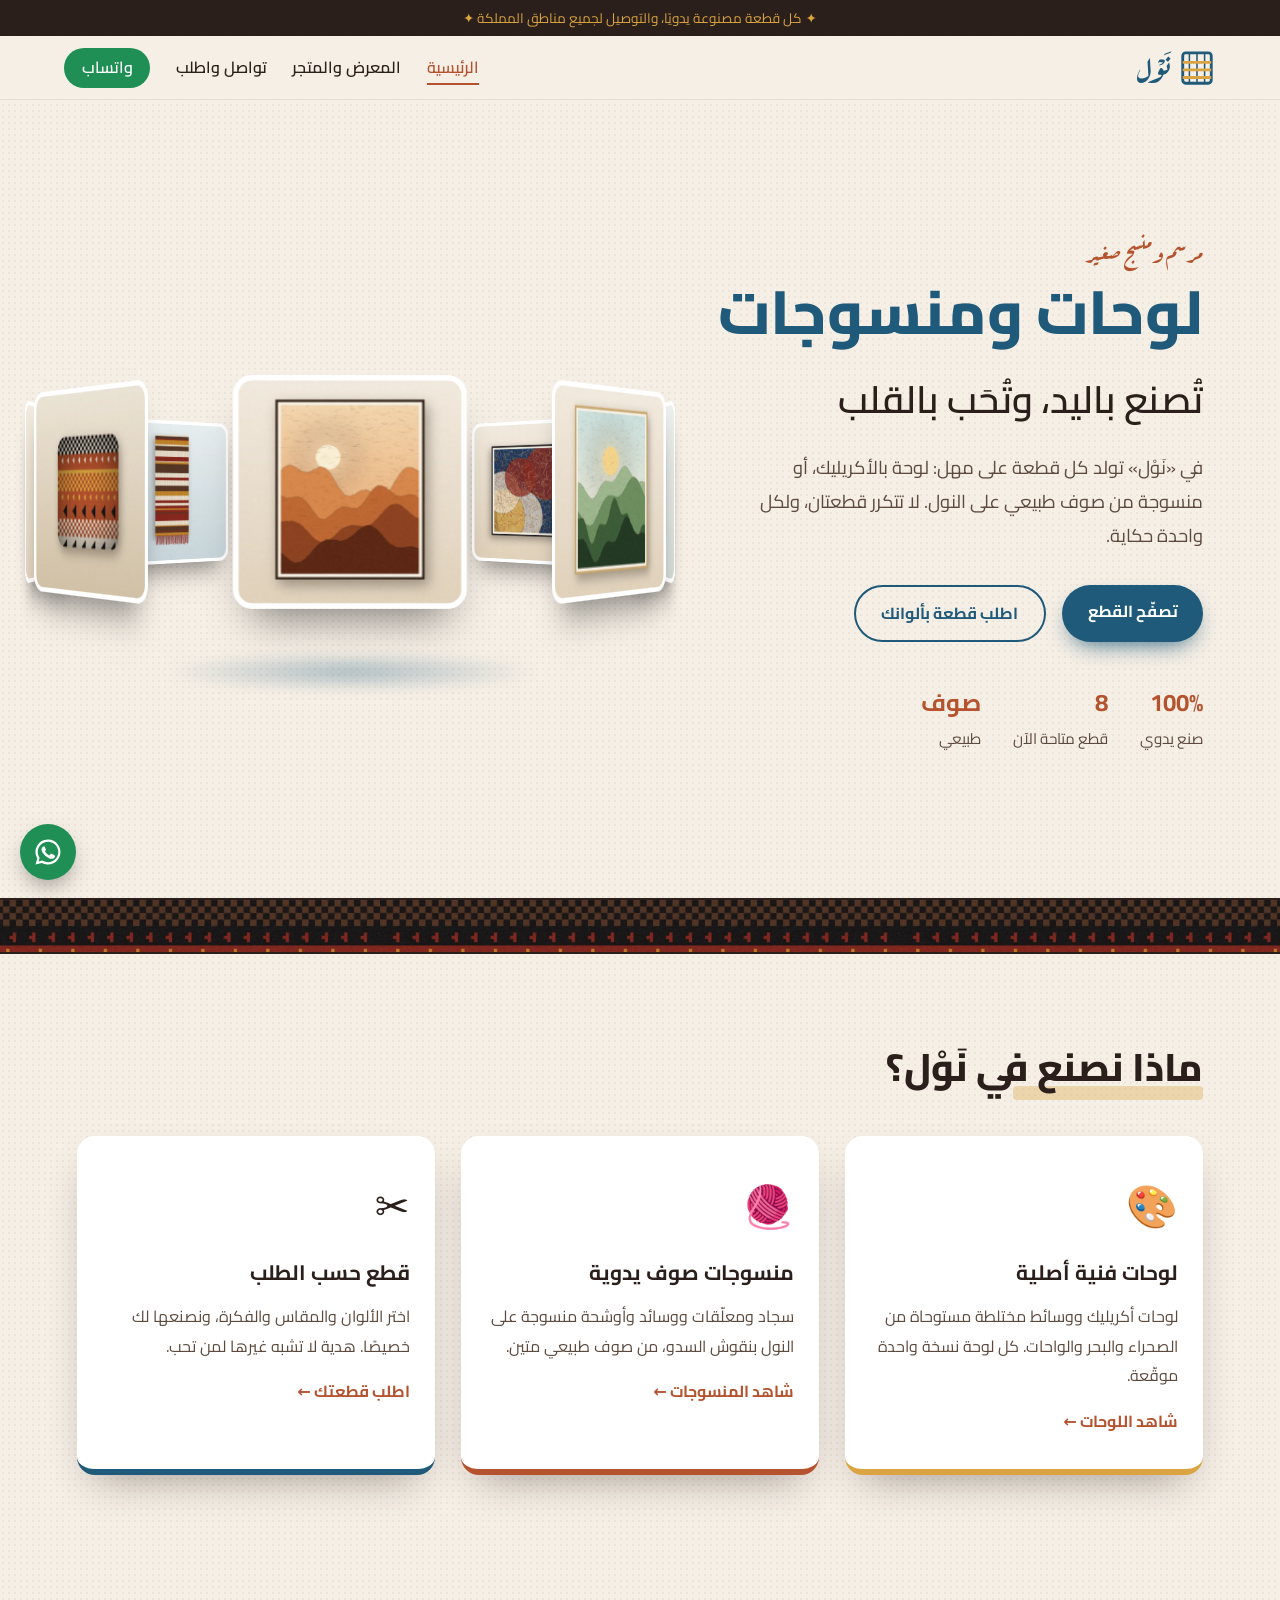
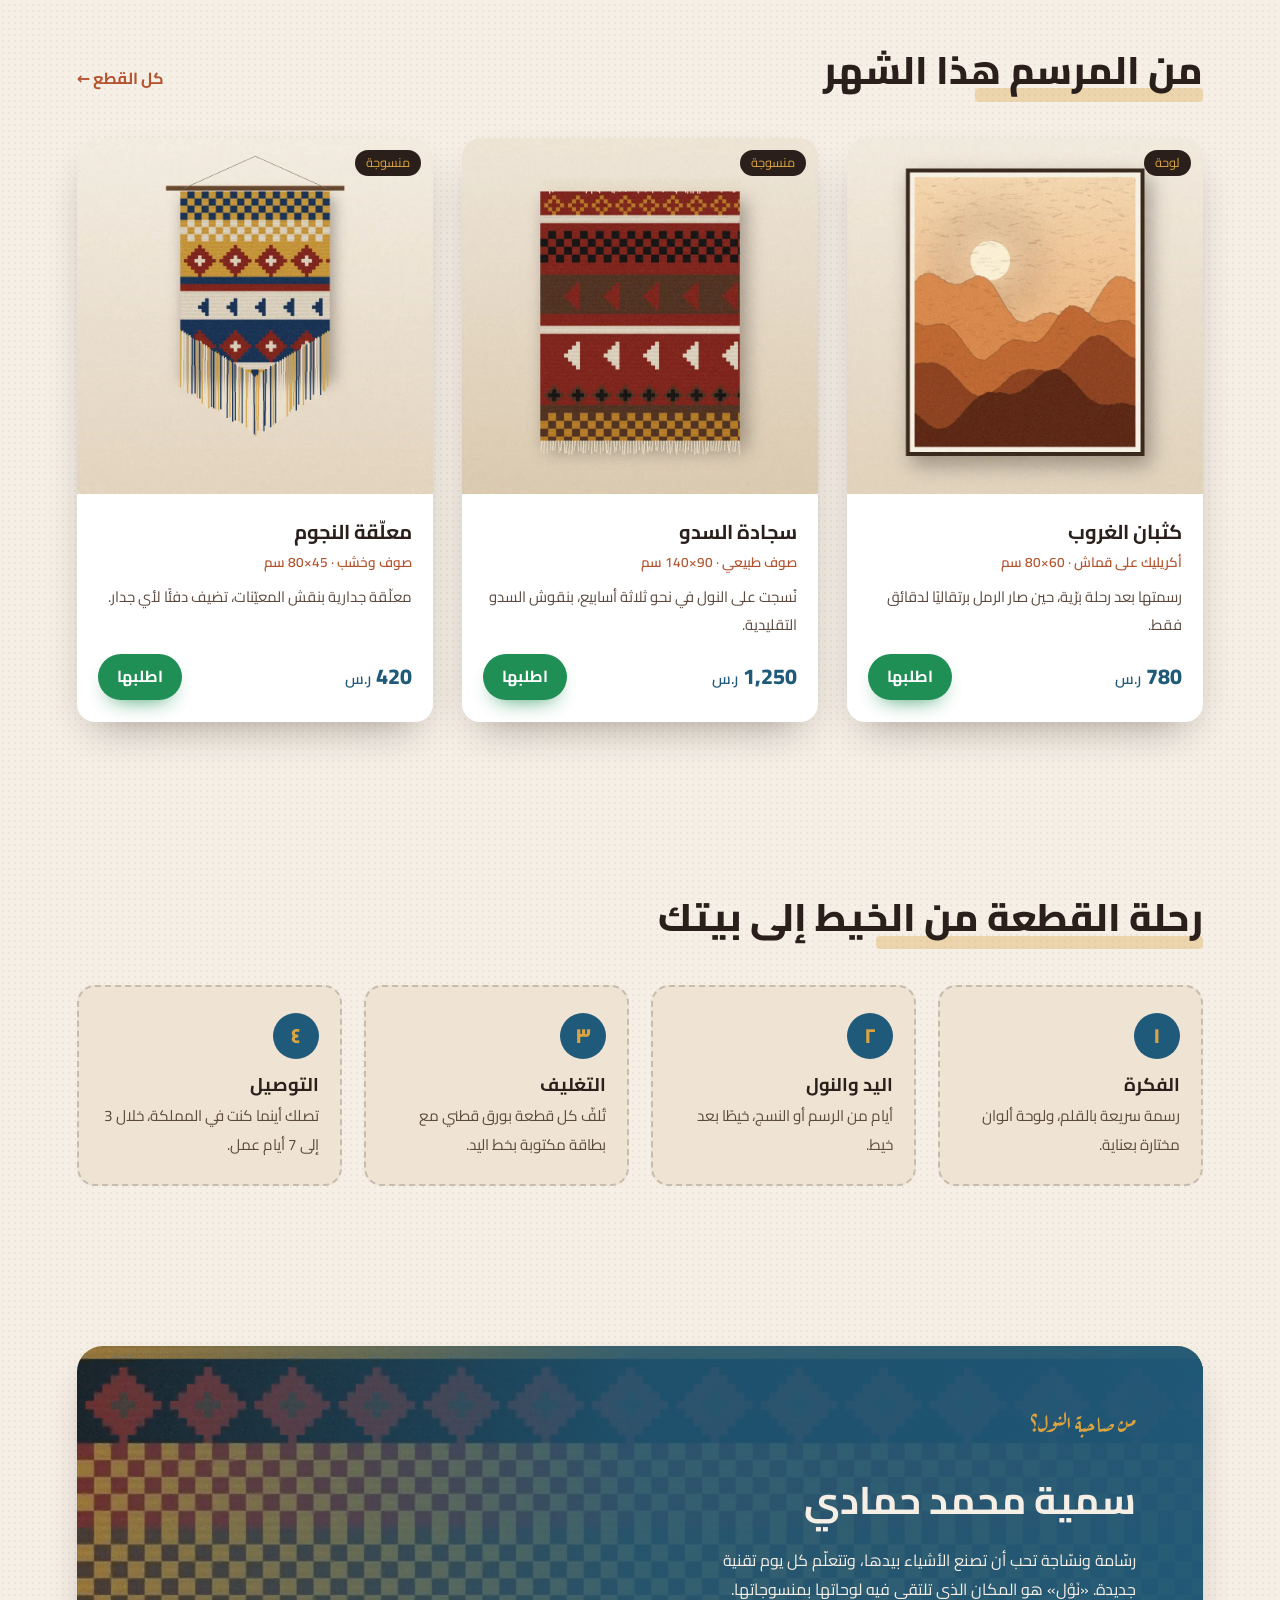
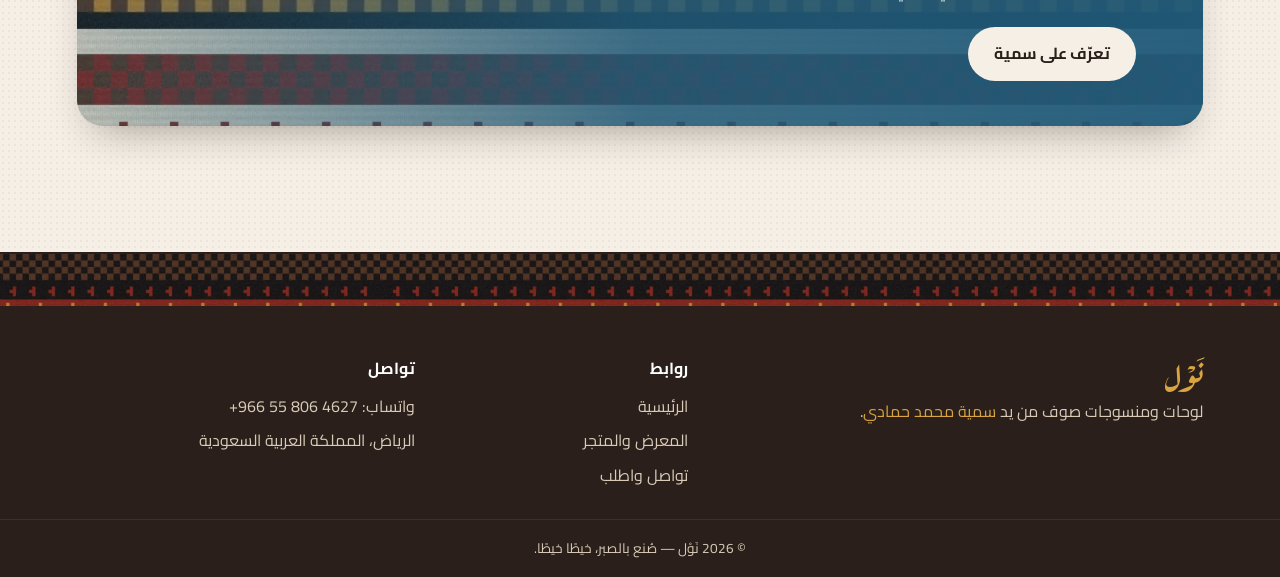
<file: index.html>
<!DOCTYPE html>
<html lang="ar" dir="rtl">
<head>
  <meta charset="UTF-8">
  <meta name="viewport" content="width=device-width, initial-scale=1.0">
  <title>نَوْل — لوحات ومنسوجات صوف يدوية</title>
  <meta name="description" content="لوحات فنية ومنسوجات صوف تُصنع يدويًا بنقوش السدو، والطلب عبر واتساب.">
  <meta name="theme-color" content="#1f5a7a">
  <link rel="preconnect" href="https://fonts.googleapis.com">
  <link rel="preconnect" href="https://fonts.gstatic.com" crossorigin>
  <link href="https://fonts.googleapis.com/css2?family=Aref+Ruqaa:wght@400;700&family=Cairo:wght@400;600;800&display=swap" rel="stylesheet">
  <link rel="stylesheet" href="style.css">
</head>
<body class="page-home">

  <div class="topbar">✦ كل قطعة مصنوعة يدويًا، والتوصيل لجميع مناطق المملكة ✦</div>
  <header class="site-header">
    <a href="index.html" class="logo" aria-label="نَوْل — الرئيسية">
      <svg viewBox="0 0 40 40" aria-hidden="true"><rect x="5" y="4" width="30" height="32" rx="3" fill="none" stroke="currentColor" stroke-width="3"/><path d="M12 4v32M20 4v32M28 4v32" stroke="currentColor" stroke-width="1.6"/><path d="M5 14h30M5 22h30M5 30h30" stroke="#d9a441" stroke-width="3"/></svg>
      <span>نَوْل</span>
    </a>
    <button class="menu-btn" aria-label="القائمة" aria-expanded="false">☰</button>
    <nav class="nav">
      <a href="index.html" aria-current="page">الرئيسية</a>
      <a href="products.html">المعرض والمتجر</a>
      <a href="contact.html">تواصل واطلب</a>
      <a class="nav-wa" href="https://wa.me/966558064627" target="_blank" rel="noopener">واتساب</a>
    </nav>
  </header>

  <main>
    <section class="hero">
      <div class="hero-text reveal">
        <p class="kicker">مرسم ومنسج صغير</p>
        <h1>لوحات ومنسوجات<br><span>تُصنع باليد، وتُحَب بالقلب</span></h1>
        <p class="lead">في «نَوْل» تولد كل قطعة على مهل: لوحة بالأكريليك، أو منسوجة من صوف طبيعي على النول. لا تتكرر قطعتان، ولكل واحدة حكاية.</p>
        <div class="hero-actions">
          <a class="btn btn-primary" href="products.html">تصفّح القطع</a>
          <a class="btn btn-ghost" href="contact.html">اطلب قطعة بألوانك</a>
        </div>
        <ul class="hero-facts">
          <li><strong>100%</strong> صنع يدوي</li>
          <li><strong>8</strong> قطع متاحة الآن</li>
          <li><strong>صوف</strong> طبيعي</li>
        </ul>
      </div>
      <div class="carousel-scene reveal" aria-label="عرض دوّار ثلاثي الأبعاد لقطع نَوْل">
        <div class="ring"><figure class="ring-item" style="--i:0"><img src="assets/images/painting-dunes.webp" alt="" width="900" height="900"></figure><figure class="ring-item" style="--i:1"><img src="assets/images/painting-oasis.webp" alt="" width="900" height="900"></figure><figure class="ring-item" style="--i:2"><img src="assets/images/painting-sea.webp" alt="" width="900" height="900"></figure><figure class="ring-item" style="--i:3"><img src="assets/images/painting-abstract.webp" alt="" width="900" height="900"></figure><figure class="ring-item" style="--i:4"><img src="assets/images/rug-sadu.webp" alt="" width="900" height="900"></figure><figure class="ring-item" style="--i:5"><img src="assets/images/scarf-wool.webp" alt="" width="900" height="900"></figure><figure class="ring-item" style="--i:6"><img src="assets/images/wall-hanging.webp" alt="" width="900" height="900"></figure><figure class="ring-item" style="--i:7"><img src="assets/images/cushion-sadu.webp" alt="" width="900" height="900"></figure></div>
        <div class="ring-floor" aria-hidden="true"></div>
      </div>
    </section>

    <div class="sadu-band" role="presentation"></div>

    <section class="section services">
      <h2 class="section-title reveal">ماذا نصنع في نَوْل؟</h2>
      <div class="service-grid">
        <article class="service reveal" data-tilt>
          <div class="service-ico">🎨</div>
          <h3>لوحات فنية أصلية</h3>
          <p>لوحات أكريليك ووسائط مختلطة مستوحاة من الصحراء والبحر والواحات. كل لوحة نسخة واحدة موقّعة.</p>
          <a href="products.html#paintings">شاهد اللوحات ←</a>
        </article>
        <article class="service reveal" data-tilt>
          <div class="service-ico">🧶</div>
          <h3>منسوجات صوف يدوية</h3>
          <p>سجاد ومعلّقات ووسائد وأوشحة منسوجة على النول بنقوش السدو، من صوف طبيعي متين.</p>
          <a href="products.html#textiles">شاهد المنسوجات ←</a>
        </article>
        <article class="service reveal" data-tilt>
          <div class="service-ico">✂️</div>
          <h3>قطع حسب الطلب</h3>
          <p>اختر الألوان والمقاس والفكرة، ونصنعها لك خصيصًا. هدية لا تشبه غيرها لمن تحب.</p>
          <a href="contact.html">اطلب قطعتك ←</a>
        </article>
      </div>
    </section>

    <section class="section featured">
      <div class="featured-head">
        <h2 class="section-title reveal">من المرسم هذا الشهر</h2>
        <a class="link-more reveal" href="products.html">كل القطع ←</a>
      </div>
      <div class="product-grid">
        <article class="product reveal" data-cat="painting" data-tilt>
          <div class="product-img"><img src="assets/images/painting-dunes.webp" alt="كثبان الغروب — لوحة يدوية" width="900" height="900" loading="lazy"><span class="tag">لوحة</span></div>
          <div class="product-body">
            <h3>كثبان الغروب</h3>
            <p class="size">أكريليك على قماش · 60×80 سم</p>
            <p class="story">رسمتها بعد رحلة برّية، حين صار الرمل برتقاليًا لدقائق فقط.</p>
            <div class="buy">
              <span class="price">780 <small>ر.س</small></span>
              <a class="btn btn-wa order" data-product="كثبان الغروب" data-price="780" href="https://wa.me/966558064627" target="_blank" rel="noopener">اطلبها</a>
            </div>
          </div>
        </article>
        <article class="product reveal" data-cat="textile" data-tilt>
          <div class="product-img"><img src="assets/images/rug-sadu.webp" alt="سجادة السدو — منسوجة يدوية" width="900" height="900" loading="lazy"><span class="tag">منسوجة</span></div>
          <div class="product-body">
            <h3>سجادة السدو</h3>
            <p class="size">صوف طبيعي · 90×140 سم</p>
            <p class="story">نُسجت على النول في نحو ثلاثة أسابيع، بنقوش السدو التقليدية.</p>
            <div class="buy">
              <span class="price">1,250 <small>ر.س</small></span>
              <a class="btn btn-wa order" data-product="سجادة السدو" data-price="1250" href="https://wa.me/966558064627" target="_blank" rel="noopener">اطلبها</a>
            </div>
          </div>
        </article>
        <article class="product reveal" data-cat="textile" data-tilt>
          <div class="product-img"><img src="assets/images/wall-hanging.webp" alt="معلّقة النجوم — منسوجة يدوية" width="900" height="900" loading="lazy"><span class="tag">منسوجة</span></div>
          <div class="product-body">
            <h3>معلّقة النجوم</h3>
            <p class="size">صوف وخشب · 45×80 سم</p>
            <p class="story">معلّقة جدارية بنقش المعيّنات، تضيف دفئًا لأي جدار.</p>
            <div class="buy">
              <span class="price">420 <small>ر.س</small></span>
              <a class="btn btn-wa order" data-product="معلّقة النجوم" data-price="420" href="https://wa.me/966558064627" target="_blank" rel="noopener">اطلبها</a>
            </div>
          </div>
        </article>
      </div>
    </section>

    <section class="section process">
      <h2 class="section-title reveal">رحلة القطعة من الخيط إلى بيتك</h2>
      <ol class="steps">
        <li class="reveal"><span class="step-n">١</span><h3>الفكرة</h3><p>رسمة سريعة بالقلم، ولوحة ألوان مختارة بعناية.</p></li>
        <li class="reveal"><span class="step-n">٢</span><h3>اليد والنول</h3><p>أيام من الرسم أو النسج، خيطًا بعد خيط.</p></li>
        <li class="reveal"><span class="step-n">٣</span><h3>التغليف</h3><p>تُلفّ كل قطعة بورق قطني مع بطاقة مكتوبة بخط اليد.</p></li>
        <li class="reveal"><span class="step-n">٤</span><h3>التوصيل</h3><p>تصلك أينما كنت في المملكة، خلال 3 إلى 7 أيام عمل.</p></li>
      </ol>
    </section>

    <section class="section maker">
      <div class="maker-card reveal" data-tilt>
        <img src="assets/images/workshop.webp" alt="" width="1600" height="600">
        <div class="maker-text">
          <p class="kicker">من صاحبة النول؟</p>
          <h2>سمية محمد حمادي</h2>
          <p>رسّامة ونسّاجة تحب أن تصنع الأشياء بيدها، وتتعلّم كل يوم تقنية جديدة. «نَوْل» هو المكان الذي تلتقي فيه لوحاتها بمنسوجاتها.</p>
          <a class="btn btn-light" href="https://sumaya-hammadi.pages.dev" target="_blank" rel="noopener">تعرّف على سمية</a>
        </div>
      </div>
    </section>
  </main>

  <footer class="site-footer">
    <div class="sadu-band" role="presentation"></div>
    <div class="footer-grid">
      <div>
        <p class="footer-logo">نَوْل</p>
        <p>لوحات ومنسوجات صوف من يد <a href="https://sumaya-hammadi.pages.dev" target="_blank" rel="noopener">سمية محمد حمادي</a>.</p>
      </div>
      <div>
        <p class="footer-h">روابط</p>
        <a href="index.html">الرئيسية</a>
        <a href="products.html">المعرض والمتجر</a>
        <a href="contact.html">تواصل واطلب</a>
      </div>
      <div>
        <p class="footer-h">تواصل</p>
        <a href="https://wa.me/966558064627" target="_blank" rel="noopener">واتساب: <span dir="ltr">+966 55 806 4627</span></a>
        <span>الرياض، المملكة العربية السعودية</span>
      </div>
    </div>
    <p class="copy">© <span id="year">2026</span> نَوْل — صُنع بالصبر، خيطًا خيطًا.</p>
  </footer>

  <a class="wa-float" href="https://wa.me/966558064627" target="_blank" rel="noopener" aria-label="راسلنا على واتساب">
    <svg viewBox="0 0 24 24" aria-hidden="true"><path fill="currentColor" d="M12 2a10 10 0 0 0-8.6 15.1L2 22l5-1.3A10 10 0 1 0 12 2Zm0 18.2a8.2 8.2 0 0 1-4.2-1.2l-.3-.2-3 .8.8-2.9-.2-.3A8.2 8.2 0 1 1 12 20.2Zm4.5-6.1c-.2-.1-1.5-.7-1.7-.8s-.4-.1-.6.1-.7.8-.8 1-.3.2-.5.1a6.7 6.7 0 0 1-3.3-2.9c-.2-.4.2-.4.7-1.3a.5.5 0 0 0 0-.4l-.8-1.9c-.2-.5-.4-.4-.6-.4h-.5a1 1 0 0 0-.7.3 3 3 0 0 0-.9 2.2 5.2 5.2 0 0 0 1.1 2.7 11.8 11.8 0 0 0 4.5 4c1.7.7 2.3.8 3.2.6a2.7 2.7 0 0 0 1.8-1.3 2.2 2.2 0 0 0 .2-1.3c-.1-.1-.3-.2-.6-.3Z"/></svg>
  </a>

  <script src="script.js"></script>
</body>
</html>
</file>
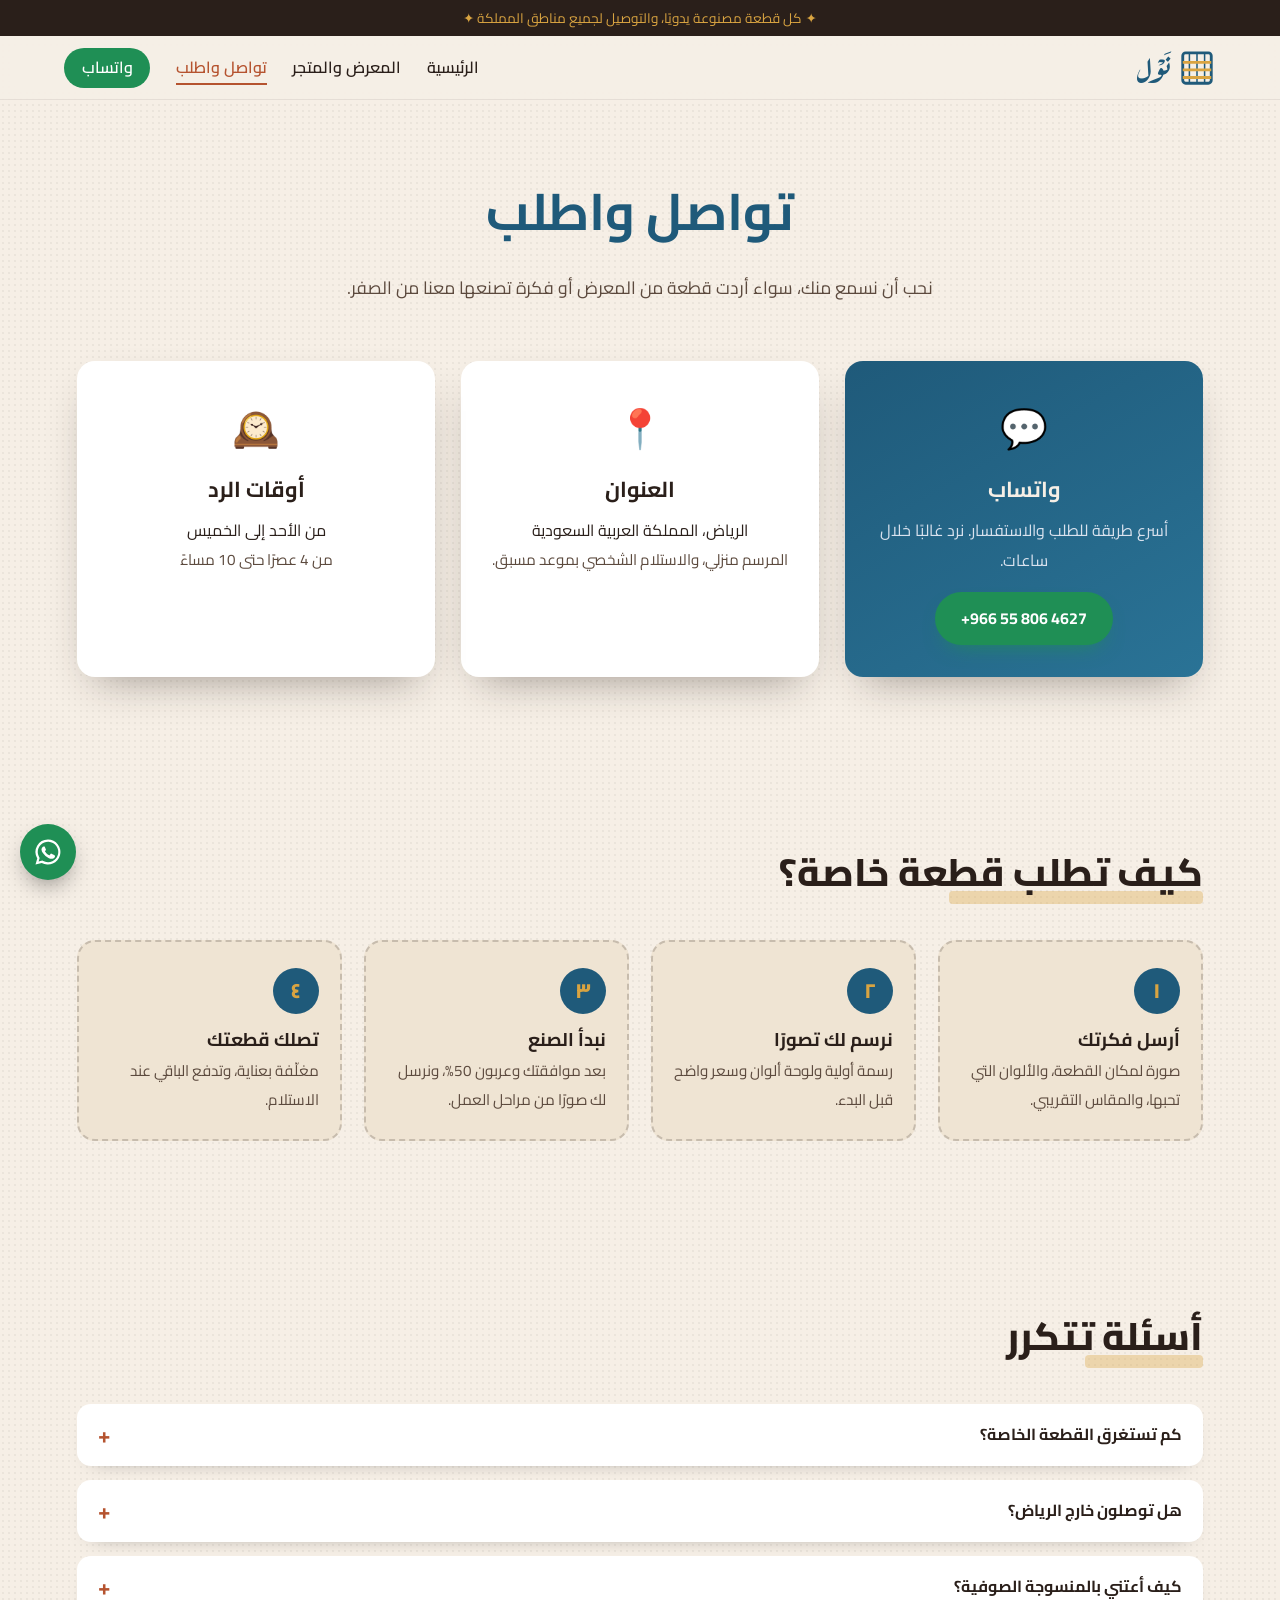
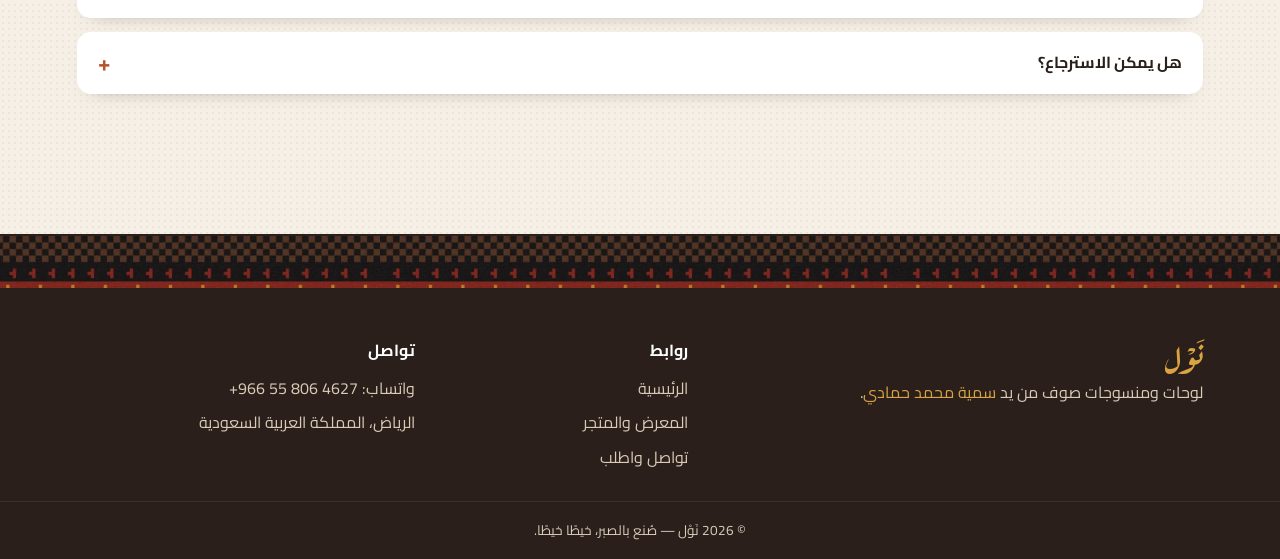
<file: contact.html>
<!DOCTYPE html>
<html lang="ar" dir="rtl">
<head>
  <meta charset="UTF-8">
  <meta name="viewport" content="width=device-width, initial-scale=1.0">
  <title>تواصل واطلب — نَوْل</title>
  <meta name="description" content="تواصل مع نَوْل عبر واتساب لطلب لوحة أو منسوجة يدوية.">
  <meta name="theme-color" content="#1f5a7a">
  <link rel="preconnect" href="https://fonts.googleapis.com">
  <link rel="preconnect" href="https://fonts.gstatic.com" crossorigin>
  <link href="https://fonts.googleapis.com/css2?family=Aref+Ruqaa:wght@400;700&family=Cairo:wght@400;600;800&display=swap" rel="stylesheet">
  <link rel="stylesheet" href="style.css">
</head>
<body class="page-contact">

  <div class="topbar">✦ كل قطعة مصنوعة يدويًا، والتوصيل لجميع مناطق المملكة ✦</div>
  <header class="site-header">
    <a href="index.html" class="logo" aria-label="نَوْل — الرئيسية">
      <svg viewBox="0 0 40 40" aria-hidden="true"><rect x="5" y="4" width="30" height="32" rx="3" fill="none" stroke="currentColor" stroke-width="3"/><path d="M12 4v32M20 4v32M28 4v32" stroke="currentColor" stroke-width="1.6"/><path d="M5 14h30M5 22h30M5 30h30" stroke="#d9a441" stroke-width="3"/></svg>
      <span>نَوْل</span>
    </a>
    <button class="menu-btn" aria-label="القائمة" aria-expanded="false">☰</button>
    <nav class="nav">
      <a href="index.html">الرئيسية</a>
      <a href="products.html">المعرض والمتجر</a>
      <a href="contact.html" aria-current="page">تواصل واطلب</a>
      <a class="nav-wa" href="https://wa.me/966558064627" target="_blank" rel="noopener">واتساب</a>
    </nav>
  </header>

  <main>
    <section class="page-hero">
      <h1 class="reveal">تواصل واطلب</h1>
      <p class="reveal">نحب أن نسمع منك، سواء أردت قطعة من المعرض أو فكرة تصنعها معنا من الصفر.</p>
    </section>

    <section class="section contact-grid">
      <div class="contact-card wa reveal" data-tilt>
        <div class="c-ico">💬</div>
        <h2>واتساب</h2>
        <p>أسرع طريقة للطلب والاستفسار. نرد غالبًا خلال ساعات.</p>
        <a class="btn btn-wa" href="https://wa.me/966558064627?text=%D8%A7%D9%84%D8%B3%D9%84%D8%A7%D9%85%20%D8%B9%D9%84%D9%8A%D9%83%D9%85%D8%8C%20%D8%A3%D8%B1%D9%8A%D8%AF%20%D8%A7%D9%84%D8%A7%D8%B3%D8%AA%D9%81%D8%B3%D8%A7%D8%B1%20%D8%B9%D9%86%20%D9%82%D8%B7%D8%B9%20%D9%86%D9%8E%D9%88%D9%92%D9%84" target="_blank" rel="noopener"><span dir="ltr">+966 55 806 4627</span></a>
      </div>
      <div class="contact-card reveal" data-tilt>
        <div class="c-ico">📍</div>
        <h2>العنوان</h2>
        <p>الرياض، المملكة العربية السعودية</p>
        <p class="muted">المرسم منزلي، والاستلام الشخصي بموعد مسبق.</p>
      </div>
      <div class="contact-card reveal" data-tilt>
        <div class="c-ico">🕰️</div>
        <h2>أوقات الرد</h2>
        <p>من الأحد إلى الخميس</p>
        <p class="muted">من 4 عصرًا حتى 10 مساءً</p>
      </div>
    </section>

    <section class="section order-how">
      <h2 class="section-title reveal">كيف تطلب قطعة خاصة؟</h2>
      <ol class="steps">
        <li class="reveal"><span class="step-n">١</span><h3>أرسل فكرتك</h3><p>صورة لمكان القطعة، والألوان التي تحبها، والمقاس التقريبي.</p></li>
        <li class="reveal"><span class="step-n">٢</span><h3>نرسم لك تصورًا</h3><p>رسمة أولية ولوحة ألوان وسعر واضح قبل البدء.</p></li>
        <li class="reveal"><span class="step-n">٣</span><h3>نبدأ الصنع</h3><p>بعد موافقتك وعربون 50%، ونرسل لك صورًا من مراحل العمل.</p></li>
        <li class="reveal"><span class="step-n">٤</span><h3>تصلك قطعتك</h3><p>مغلّفة بعناية، وتدفع الباقي عند الاستلام.</p></li>
      </ol>
    </section>

    <section class="section faq">
      <h2 class="section-title reveal">أسئلة تتكرر</h2>
      <details class="reveal"><summary>كم تستغرق القطعة الخاصة؟</summary><p>اللوحة من أسبوع إلى أسبوعين، والمنسوجة من أسبوعين إلى أربعة حسب المقاس.</p></details>
      <details class="reveal"><summary>هل توصلون خارج الرياض؟</summary><p>نعم، لجميع مناطق المملكة عبر شركات الشحن، خلال 3 إلى 7 أيام عمل.</p></details>
      <details class="reveal"><summary>كيف أعتني بالمنسوجة الصوفية؟</summary><p>انفضها برفق، ونظّفها بالتنظيف الجاف فقط، وأبعدها عن الشمس المباشرة طويلًا حتى تحافظ على ألوانها.</p></details>
      <details class="reveal"><summary>هل يمكن الاسترجاع؟</summary><p>القطع الجاهزة تُسترجع خلال 3 أيام من الاستلام إن كانت بحالتها. أما القطع الخاصة فلا تُسترجع لأنها صُنعت لك وحدك.</p></details>
    </section>
  </main>

  <footer class="site-footer">
    <div class="sadu-band" role="presentation"></div>
    <div class="footer-grid">
      <div>
        <p class="footer-logo">نَوْل</p>
        <p>لوحات ومنسوجات صوف من يد <a href="https://sumaya-hammadi.pages.dev" target="_blank" rel="noopener">سمية محمد حمادي</a>.</p>
      </div>
      <div>
        <p class="footer-h">روابط</p>
        <a href="index.html">الرئيسية</a>
        <a href="products.html">المعرض والمتجر</a>
        <a href="contact.html">تواصل واطلب</a>
      </div>
      <div>
        <p class="footer-h">تواصل</p>
        <a href="https://wa.me/966558064627" target="_blank" rel="noopener">واتساب: <span dir="ltr">+966 55 806 4627</span></a>
        <span>الرياض، المملكة العربية السعودية</span>
      </div>
    </div>
    <p class="copy">© <span id="year">2026</span> نَوْل — صُنع بالصبر، خيطًا خيطًا.</p>
  </footer>

  <a class="wa-float" href="https://wa.me/966558064627" target="_blank" rel="noopener" aria-label="راسلنا على واتساب">
    <svg viewBox="0 0 24 24" aria-hidden="true"><path fill="currentColor" d="M12 2a10 10 0 0 0-8.6 15.1L2 22l5-1.3A10 10 0 1 0 12 2Zm0 18.2a8.2 8.2 0 0 1-4.2-1.2l-.3-.2-3 .8.8-2.9-.2-.3A8.2 8.2 0 1 1 12 20.2Zm4.5-6.1c-.2-.1-1.5-.7-1.7-.8s-.4-.1-.6.1-.7.8-.8 1-.3.2-.5.1a6.7 6.7 0 0 1-3.3-2.9c-.2-.4.2-.4.7-1.3a.5.5 0 0 0 0-.4l-.8-1.9c-.2-.5-.4-.4-.6-.4h-.5a1 1 0 0 0-.7.3 3 3 0 0 0-.9 2.2 5.2 5.2 0 0 0 1.1 2.7 11.8 11.8 0 0 0 4.5 4c1.7.7 2.3.8 3.2.6a2.7 2.7 0 0 0 1.8-1.3 2.2 2.2 0 0 0 .2-1.3c-.1-.1-.3-.2-.6-.3Z"/></svg>
  </a>

  <script src="script.js"></script>
</body>
</html>
</file>
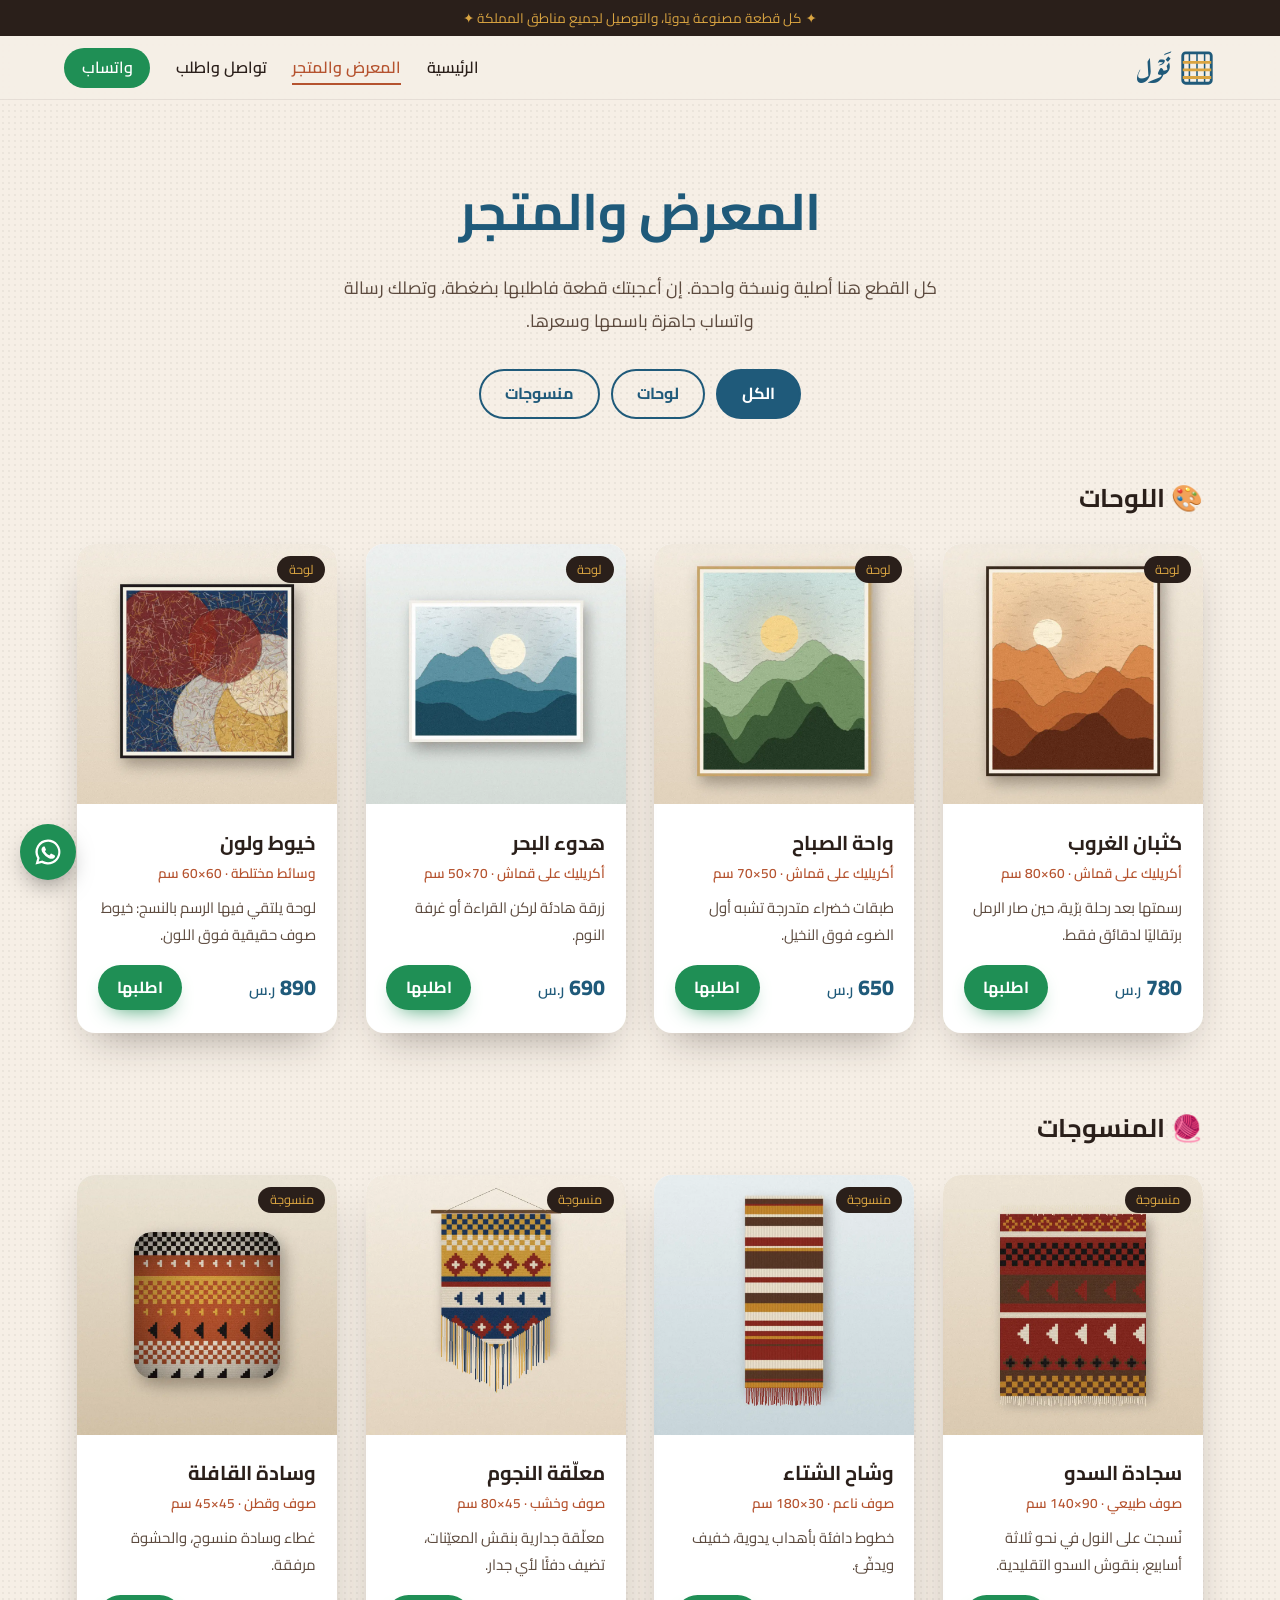
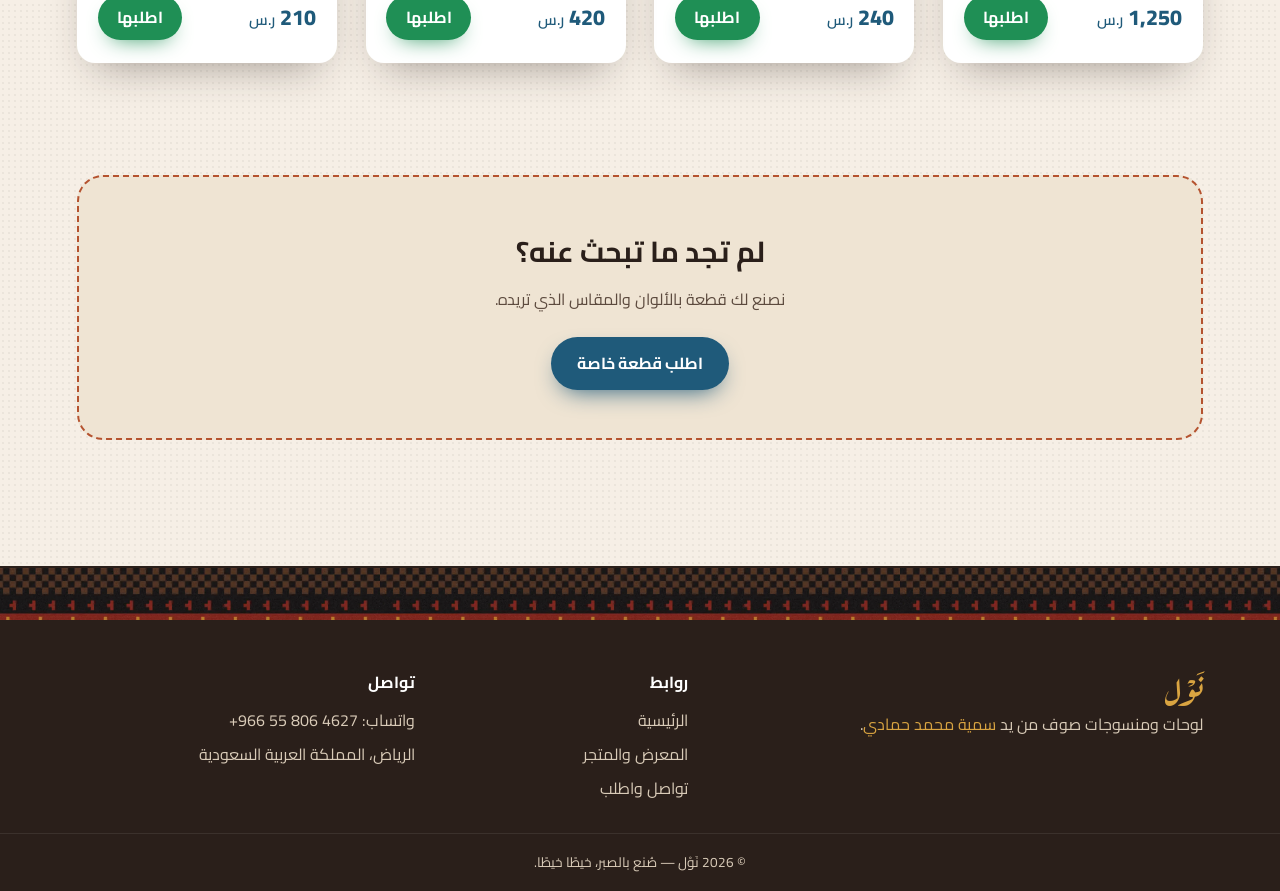
<file: products.html>
<!DOCTYPE html>
<html lang="ar" dir="rtl">
<head>
  <meta charset="UTF-8">
  <meta name="viewport" content="width=device-width, initial-scale=1.0">
  <title>المعرض والمتجر — نَوْل</title>
  <meta name="description" content="تصفّح لوحات ومنسوجات نَوْل اليدوية واطلبها عبر واتساب.">
  <meta name="theme-color" content="#1f5a7a">
  <link rel="preconnect" href="https://fonts.googleapis.com">
  <link rel="preconnect" href="https://fonts.gstatic.com" crossorigin>
  <link href="https://fonts.googleapis.com/css2?family=Aref+Ruqaa:wght@400;700&family=Cairo:wght@400;600;800&display=swap" rel="stylesheet">
  <link rel="stylesheet" href="style.css">
</head>
<body class="page-shop">

  <div class="topbar">✦ كل قطعة مصنوعة يدويًا، والتوصيل لجميع مناطق المملكة ✦</div>
  <header class="site-header">
    <a href="index.html" class="logo" aria-label="نَوْل — الرئيسية">
      <svg viewBox="0 0 40 40" aria-hidden="true"><rect x="5" y="4" width="30" height="32" rx="3" fill="none" stroke="currentColor" stroke-width="3"/><path d="M12 4v32M20 4v32M28 4v32" stroke="currentColor" stroke-width="1.6"/><path d="M5 14h30M5 22h30M5 30h30" stroke="#d9a441" stroke-width="3"/></svg>
      <span>نَوْل</span>
    </a>
    <button class="menu-btn" aria-label="القائمة" aria-expanded="false">☰</button>
    <nav class="nav">
      <a href="index.html">الرئيسية</a>
      <a href="products.html" aria-current="page">المعرض والمتجر</a>
      <a href="contact.html">تواصل واطلب</a>
      <a class="nav-wa" href="https://wa.me/966558064627" target="_blank" rel="noopener">واتساب</a>
    </nav>
  </header>

  <main>
    <section class="page-hero">
      <h1 class="reveal">المعرض والمتجر</h1>
      <p class="reveal">كل القطع هنا أصلية ونسخة واحدة. إن أعجبتك قطعة فاطلبها بضغطة، وتصلك رسالة واتساب جاهزة باسمها وسعرها.</p>
      <div class="filters reveal" role="group" aria-label="تصفية القطع">
        <button class="filter active" data-filter="all" type="button">الكل</button>
        <button class="filter" data-filter="painting" type="button">لوحات</button>
        <button class="filter" data-filter="textile" type="button">منسوجات</button>
      </div>
    </section>

    <section class="section shop" id="paintings">
      <h2 class="group-title" data-group="painting">🎨 اللوحات</h2>
      <div class="product-grid">
        <article class="product reveal" data-cat="painting" data-tilt>
          <div class="product-img"><img src="assets/images/painting-dunes.webp" alt="كثبان الغروب — لوحة يدوية" width="900" height="900" loading="lazy"><span class="tag">لوحة</span></div>
          <div class="product-body">
            <h3>كثبان الغروب</h3>
            <p class="size">أكريليك على قماش · 60×80 سم</p>
            <p class="story">رسمتها بعد رحلة برّية، حين صار الرمل برتقاليًا لدقائق فقط.</p>
            <div class="buy">
              <span class="price">780 <small>ر.س</small></span>
              <a class="btn btn-wa order" data-product="كثبان الغروب" data-price="780" href="https://wa.me/966558064627" target="_blank" rel="noopener">اطلبها</a>
            </div>
          </div>
        </article>
        <article class="product reveal" data-cat="painting" data-tilt>
          <div class="product-img"><img src="assets/images/painting-oasis.webp" alt="واحة الصباح — لوحة يدوية" width="900" height="900" loading="lazy"><span class="tag">لوحة</span></div>
          <div class="product-body">
            <h3>واحة الصباح</h3>
            <p class="size">أكريليك على قماش · 50×70 سم</p>
            <p class="story">طبقات خضراء متدرجة تشبه أول الضوء فوق النخيل.</p>
            <div class="buy">
              <span class="price">650 <small>ر.س</small></span>
              <a class="btn btn-wa order" data-product="واحة الصباح" data-price="650" href="https://wa.me/966558064627" target="_blank" rel="noopener">اطلبها</a>
            </div>
          </div>
        </article>
        <article class="product reveal" data-cat="painting" data-tilt>
          <div class="product-img"><img src="assets/images/painting-sea.webp" alt="هدوء البحر — لوحة يدوية" width="900" height="900" loading="lazy"><span class="tag">لوحة</span></div>
          <div class="product-body">
            <h3>هدوء البحر</h3>
            <p class="size">أكريليك على قماش · 70×50 سم</p>
            <p class="story">زرقة هادئة لركن القراءة أو غرفة النوم.</p>
            <div class="buy">
              <span class="price">690 <small>ر.س</small></span>
              <a class="btn btn-wa order" data-product="هدوء البحر" data-price="690" href="https://wa.me/966558064627" target="_blank" rel="noopener">اطلبها</a>
            </div>
          </div>
        </article>
        <article class="product reveal" data-cat="painting" data-tilt>
          <div class="product-img"><img src="assets/images/painting-abstract.webp" alt="خيوط ولون — لوحة يدوية" width="900" height="900" loading="lazy"><span class="tag">لوحة</span></div>
          <div class="product-body">
            <h3>خيوط ولون</h3>
            <p class="size">وسائط مختلطة · 60×60 سم</p>
            <p class="story">لوحة يلتقي فيها الرسم بالنسج: خيوط صوف حقيقية فوق اللون.</p>
            <div class="buy">
              <span class="price">890 <small>ر.س</small></span>
              <a class="btn btn-wa order" data-product="خيوط ولون" data-price="890" href="https://wa.me/966558064627" target="_blank" rel="noopener">اطلبها</a>
            </div>
          </div>
        </article>
      </div>
    </section>

    <section class="section shop" id="textiles">
      <h2 class="group-title" data-group="textile">🧶 المنسوجات</h2>
      <div class="product-grid">
        <article class="product reveal" data-cat="textile" data-tilt>
          <div class="product-img"><img src="assets/images/rug-sadu.webp" alt="سجادة السدو — منسوجة يدوية" width="900" height="900" loading="lazy"><span class="tag">منسوجة</span></div>
          <div class="product-body">
            <h3>سجادة السدو</h3>
            <p class="size">صوف طبيعي · 90×140 سم</p>
            <p class="story">نُسجت على النول في نحو ثلاثة أسابيع، بنقوش السدو التقليدية.</p>
            <div class="buy">
              <span class="price">1,250 <small>ر.س</small></span>
              <a class="btn btn-wa order" data-product="سجادة السدو" data-price="1250" href="https://wa.me/966558064627" target="_blank" rel="noopener">اطلبها</a>
            </div>
          </div>
        </article>
        <article class="product reveal" data-cat="textile" data-tilt>
          <div class="product-img"><img src="assets/images/scarf-wool.webp" alt="وشاح الشتاء — منسوجة يدوية" width="900" height="900" loading="lazy"><span class="tag">منسوجة</span></div>
          <div class="product-body">
            <h3>وشاح الشتاء</h3>
            <p class="size">صوف ناعم · 30×180 سم</p>
            <p class="story">خطوط دافئة بأهداب يدوية، خفيف ويدفّئ.</p>
            <div class="buy">
              <span class="price">240 <small>ر.س</small></span>
              <a class="btn btn-wa order" data-product="وشاح الشتاء" data-price="240" href="https://wa.me/966558064627" target="_blank" rel="noopener">اطلبها</a>
            </div>
          </div>
        </article>
        <article class="product reveal" data-cat="textile" data-tilt>
          <div class="product-img"><img src="assets/images/wall-hanging.webp" alt="معلّقة النجوم — منسوجة يدوية" width="900" height="900" loading="lazy"><span class="tag">منسوجة</span></div>
          <div class="product-body">
            <h3>معلّقة النجوم</h3>
            <p class="size">صوف وخشب · 45×80 سم</p>
            <p class="story">معلّقة جدارية بنقش المعيّنات، تضيف دفئًا لأي جدار.</p>
            <div class="buy">
              <span class="price">420 <small>ر.س</small></span>
              <a class="btn btn-wa order" data-product="معلّقة النجوم" data-price="420" href="https://wa.me/966558064627" target="_blank" rel="noopener">اطلبها</a>
            </div>
          </div>
        </article>
        <article class="product reveal" data-cat="textile" data-tilt>
          <div class="product-img"><img src="assets/images/cushion-sadu.webp" alt="وسادة القافلة — منسوجة يدوية" width="900" height="900" loading="lazy"><span class="tag">منسوجة</span></div>
          <div class="product-body">
            <h3>وسادة القافلة</h3>
            <p class="size">صوف وقطن · 45×45 سم</p>
            <p class="story">غطاء وسادة منسوج، والحشوة مرفقة.</p>
            <div class="buy">
              <span class="price">210 <small>ر.س</small></span>
              <a class="btn btn-wa order" data-product="وسادة القافلة" data-price="210" href="https://wa.me/966558064627" target="_blank" rel="noopener">اطلبها</a>
            </div>
          </div>
        </article>
      </div>
    </section>

    <section class="section custom-cta">
      <div class="cta-box reveal" data-tilt>
        <h2>لم تجد ما تبحث عنه؟</h2>
        <p>نصنع لك قطعة بالألوان والمقاس الذي تريده.</p>
        <a class="btn btn-primary" href="contact.html">اطلب قطعة خاصة</a>
      </div>
    </section>
  </main>

  <footer class="site-footer">
    <div class="sadu-band" role="presentation"></div>
    <div class="footer-grid">
      <div>
        <p class="footer-logo">نَوْل</p>
        <p>لوحات ومنسوجات صوف من يد <a href="https://sumaya-hammadi.pages.dev" target="_blank" rel="noopener">سمية محمد حمادي</a>.</p>
      </div>
      <div>
        <p class="footer-h">روابط</p>
        <a href="index.html">الرئيسية</a>
        <a href="products.html">المعرض والمتجر</a>
        <a href="contact.html">تواصل واطلب</a>
      </div>
      <div>
        <p class="footer-h">تواصل</p>
        <a href="https://wa.me/966558064627" target="_blank" rel="noopener">واتساب: <span dir="ltr">+966 55 806 4627</span></a>
        <span>الرياض، المملكة العربية السعودية</span>
      </div>
    </div>
    <p class="copy">© <span id="year">2026</span> نَوْل — صُنع بالصبر، خيطًا خيطًا.</p>
  </footer>

  <a class="wa-float" href="https://wa.me/966558064627" target="_blank" rel="noopener" aria-label="راسلنا على واتساب">
    <svg viewBox="0 0 24 24" aria-hidden="true"><path fill="currentColor" d="M12 2a10 10 0 0 0-8.6 15.1L2 22l5-1.3A10 10 0 1 0 12 2Zm0 18.2a8.2 8.2 0 0 1-4.2-1.2l-.3-.2-3 .8.8-2.9-.2-.3A8.2 8.2 0 1 1 12 20.2Zm4.5-6.1c-.2-.1-1.5-.7-1.7-.8s-.4-.1-.6.1-.7.8-.8 1-.3.2-.5.1a6.7 6.7 0 0 1-3.3-2.9c-.2-.4.2-.4.7-1.3a.5.5 0 0 0 0-.4l-.8-1.9c-.2-.5-.4-.4-.6-.4h-.5a1 1 0 0 0-.7.3 3 3 0 0 0-.9 2.2 5.2 5.2 0 0 0 1.1 2.7 11.8 11.8 0 0 0 4.5 4c1.7.7 2.3.8 3.2.6a2.7 2.7 0 0 0 1.8-1.3 2.2 2.2 0 0 0 .2-1.3c-.1-.1-.3-.2-.6-.3Z"/></svg>
  </a>

  <script src="script.js"></script>
</body>
</html>
</file>
<file: style.css>
/* ===== هوية نَوْل ===== */
:root {
  --cream: #f6efe6;
  --sand: #efe4d3;
  --ink: #2a1f1a;
  --ink-soft: #5c4a3e;
  --indigo: #1f5a7a;
  --indigo-2: #2a7396;
  --saffron: #d9a441;
  --clay: #b5532f;
  --wa: #1f8f55;
  --radius: 18px;
  --shadow: 0 18px 40px -18px rgba(42, 31, 26, .45);
}

* { box-sizing: border-box; margin: 0; padding: 0; }
html { scroll-behavior: smooth; }
body {
  font-family: "Cairo", system-ui, sans-serif;
  background: var(--cream); color: var(--ink); line-height: 1.85; overflow-x: hidden;
  background-image: radial-gradient(rgba(42,31,26,.05) 1px, transparent 1px);
  background-size: 6px 6px;
}
img { max-width: 100%; height: auto; display: block; }
a { color: inherit; text-decoration: none; }

/* شريط علوي */
.topbar { background: var(--ink); color: var(--saffron); text-align: center; font-size: .85rem; padding: .35rem 1rem; }

/* الرأس */
.site-header {
  position: sticky; top: 0; z-index: 50;
  display: flex; align-items: center; justify-content: space-between;
  padding: .7rem 5vw; background: rgba(246,239,230,.9); backdrop-filter: blur(10px);
  border-bottom: 1px solid rgba(42,31,26,.08);
}
.logo { display: flex; align-items: center; gap: .5rem; color: var(--indigo); }
.logo svg { width: 38px; height: 38px; }
.logo span { font-family: "Aref Ruqaa", serif; font-size: 2rem; line-height: 1; }
.nav { display: flex; align-items: center; gap: 1.6rem; font-weight: 600; }
.nav a[aria-current="page"] { color: var(--clay); box-shadow: 0 2px 0 var(--clay); }
.nav-wa { background: var(--wa); color: #fff; padding: .35rem 1.1rem; border-radius: 99px; }
.menu-btn { display: none; background: none; border: 0; font-size: 1.6rem; cursor: pointer; color: var(--ink); }

/* أزرار */
.btn { display: inline-block; padding: .75rem 1.6rem; border-radius: 99px; font-weight: 700; transition: transform .25s, box-shadow .25s, background .25s; }
.btn:hover { transform: translateY(-3px); }
.btn-primary { background: var(--indigo); color: #fff; box-shadow: 0 10px 24px -10px var(--indigo); }
.btn-ghost { border: 2px solid var(--indigo); color: var(--indigo); }
.btn-ghost:hover { background: var(--indigo); color: #fff; }
.btn-wa { background: var(--wa); color: #fff; box-shadow: 0 10px 22px -12px var(--wa); }
.btn-light { background: var(--cream); color: var(--ink); }

/* الأقسام */
.section { padding: 5rem 6vw; }
.section-title { font-size: clamp(1.7rem, 3.4vw, 2.4rem); font-weight: 800; margin-bottom: 2rem; position: relative; display: inline-block; }
.section-title::after { content: ""; position: absolute; right: 0; bottom: .1em; width: 60%; height: .35em; background: var(--saffron); opacity: .35; z-index: -1; border-radius: 4px; }
.kicker { font-family: "Aref Ruqaa", serif; color: var(--clay); font-size: 1.4rem; }
.muted { color: var(--ink-soft); font-size: .95rem; }

.sadu-band { height: 52px; background: url(assets/images/sadu-band.webp) repeat-x center / auto 100%; box-shadow: 0 -2px 0 var(--ink), 0 2px 0 var(--ink); }

/* ===== الرئيسية: البطل ===== */
.hero { display: grid; grid-template-columns: 1fr 1fr; gap: 2rem; align-items: center; padding: 3.5rem 6vw 4.5rem; min-height: calc(100vh - 100px); }
.hero h1 { font-size: clamp(2.2rem, 4.8vw, 3.8rem); line-height: 1.3; font-weight: 800; color: var(--indigo); }
.hero h1 span { color: var(--ink); font-size: .62em; font-weight: 600; }
.lead { font-size: 1.15rem; color: var(--ink-soft); margin: 1.2rem 0 2rem; max-width: 46ch; }
.hero-actions { display: flex; gap: 1rem; flex-wrap: wrap; }
.hero-facts { list-style: none; display: flex; gap: 2rem; margin-top: 2.4rem; flex-wrap: wrap; }
.hero-facts li { color: var(--ink-soft); font-size: .95rem; }
.hero-facts strong { display: block; font-size: 1.5rem; color: var(--clay); }

/* العرض الدوّار ثلاثي الأبعاد */
.carousel-scene { --w: 170px; --r: 300px; height: 460px; perspective: 1100px; display: grid; place-items: center; position: relative; }
.ring { width: var(--w); height: var(--w); position: relative; transform-style: preserve-3d; animation: spin 26s linear infinite; }
.carousel-scene:hover .ring { animation-play-state: paused; }
.ring-item {
  position: absolute; inset: 0; border-radius: 14px; overflow: hidden;
  transform: rotateY(calc(var(--i) * 45deg)) translateZ(var(--r));
  box-shadow: 0 20px 30px -14px rgba(0,0,0,.5); border: 4px solid #fff;
}
.ring-item img { width: 100%; height: 100%; object-fit: cover; }
.ring-floor { position: absolute; bottom: 30px; width: 70%; height: 40px; border-radius: 50%; background: radial-gradient(rgba(31,90,122,.35), transparent 70%); filter: blur(6px); }
@keyframes spin { from { transform: rotateX(-8deg) rotateY(0); } to { transform: rotateX(-8deg) rotateY(-360deg); } }

/* الخدمات */
.service-grid { display: grid; grid-template-columns: repeat(3, 1fr); gap: 1.6rem; }
.service {
  background: #fff; border-radius: var(--radius); padding: 2rem 1.6rem; box-shadow: var(--shadow);
  border-bottom: 6px solid var(--saffron); transform-style: preserve-3d; transition: transform .2s ease-out;
}
.service:nth-child(2) { border-color: var(--clay); }
.service:nth-child(3) { border-color: var(--indigo); }
.service-ico { font-size: 2.6rem; transform: translateZ(40px); }
.service h3 { font-size: 1.3rem; margin: .6rem 0; transform: translateZ(25px); }
.service p { color: var(--ink-soft); margin-bottom: 1rem; }
.service a { color: var(--clay); font-weight: 700; }

/* المنتجات */
.featured-head { display: flex; justify-content: space-between; align-items: baseline; gap: 1rem; flex-wrap: wrap; }
.link-more { color: var(--clay); font-weight: 700; }
.product-grid { display: grid; grid-template-columns: repeat(auto-fit, minmax(240px, 1fr)); gap: 1.8rem; }
.product {
  background: #fff; border-radius: var(--radius); overflow: hidden; box-shadow: var(--shadow);
  display: flex; flex-direction: column; transform-style: preserve-3d; transition: transform .2s ease-out, opacity .4s;
}
.product.hide { display: none; }
.product-img { position: relative; overflow: hidden; }
.product-img img { aspect-ratio: 1; width: 100%; object-fit: cover; transition: transform .6s; }
.product:hover .product-img img { transform: scale(1.06); }
.tag { position: absolute; top: 12px; right: 12px; background: var(--ink); color: var(--saffron); font-size: .8rem; padding: .1rem .7rem; border-radius: 99px; }
.product-body { padding: 1.2rem 1.3rem 1.4rem; display: flex; flex-direction: column; flex: 1; }
.product h3 { font-size: 1.25rem; }
.size { color: var(--clay); font-size: .85rem; font-weight: 600; }
.story { color: var(--ink-soft); font-size: .93rem; margin: .5rem 0 1rem; flex: 1; }
.buy { display: flex; justify-content: space-between; align-items: center; gap: .6rem; }
.price { font-size: 1.35rem; font-weight: 800; color: var(--indigo); }
.price small { font-size: .7em; font-weight: 600; }
.buy .btn { padding: .5rem 1.2rem; }

/* المراحل */
.steps { list-style: none; display: grid; grid-template-columns: repeat(4, 1fr); gap: 1.4rem; counter-reset: s; }
.steps li { background: var(--sand); border-radius: var(--radius); padding: 1.6rem 1.3rem; position: relative; border: 2px dashed rgba(42,31,26,.2); }
.step-n { display: grid; place-items: center; width: 46px; height: 46px; border-radius: 50%; background: var(--indigo); color: var(--saffron); font-weight: 800; font-size: 1.3rem; margin-bottom: .6rem; }
.steps h3 { font-size: 1.15rem; }
.steps p { color: var(--ink-soft); font-size: .95rem; }

/* صاحبة النول */
.maker-card { position: relative; border-radius: 26px; overflow: hidden; box-shadow: var(--shadow); transform-style: preserve-3d; transition: transform .2s ease-out; }
.maker-card img { width: 100%; height: 380px; object-fit: cover; }
.maker-text {
  position: absolute; inset: 0; display: flex; flex-direction: column; justify-content: center; align-items: flex-start;
  padding: 2rem 6%; color: var(--cream);
  background: linear-gradient(to left, rgba(31,90,122,.95) 0%, rgba(31,90,122,.85) 50%, rgba(31,90,122,.2) 100%);
}
.maker-text .kicker { color: var(--saffron); }
.maker-text h2 { font-size: clamp(1.7rem, 3.5vw, 2.4rem); }
.maker-text p { max-width: 48ch; margin: .6rem 0 1.4rem; }

/* رأس الصفحات الداخلية */
.page-hero { text-align: center; padding: 4rem 6vw 1rem; }
.page-hero h1 { font-size: clamp(2rem, 4.5vw, 3.2rem); color: var(--indigo); }
.page-hero p { color: var(--ink-soft); max-width: 60ch; margin: .8rem auto 0; font-size: 1.1rem; }
.filters { display: flex; justify-content: center; gap: .7rem; margin-top: 2rem; flex-wrap: wrap; }
.filter { font: inherit; font-weight: 700; padding: .5rem 1.5rem; border-radius: 99px; border: 2px solid var(--indigo); background: transparent; color: var(--indigo); cursor: pointer; transition: .25s; }
.filter.active, .filter:hover { background: var(--indigo); color: #fff; }
.shop { padding-top: 2.5rem; padding-bottom: 2rem; }
.shop.hide { display: none; }
.group-title { font-size: 1.6rem; margin-bottom: 1.4rem; }
.cta-box { text-align: center; background: var(--sand); border-radius: 26px; padding: 3rem 1.5rem; border: 2px dashed var(--clay); transform-style: preserve-3d; transition: transform .2s ease-out; }
.cta-box h2 { font-size: 1.8rem; }
.cta-box p { color: var(--ink-soft); margin: .4rem 0 1.4rem; }

/* التواصل */
.contact-grid { display: grid; grid-template-columns: repeat(3, 1fr); gap: 1.6rem; padding-top: 2.5rem; }
.contact-card { background: #fff; border-radius: var(--radius); padding: 2rem 1.6rem; text-align: center; box-shadow: var(--shadow); transform-style: preserve-3d; transition: transform .2s ease-out; }
.contact-card.wa { background: linear-gradient(150deg, var(--indigo), var(--indigo-2)); color: var(--cream); }
.c-ico { font-size: 2.4rem; transform: translateZ(40px); }
.contact-card h2 { font-size: 1.35rem; margin: .4rem 0; }
.contact-card .btn { margin-top: 1rem; }
.contact-card.wa p { color: #d9e2ee; }
.faq details { background: #fff; border-radius: 14px; margin-bottom: .9rem; box-shadow: 0 8px 20px -16px rgba(0,0,0,.5); overflow: hidden; }
.faq summary { cursor: pointer; padding: 1rem 1.3rem; font-weight: 700; list-style: none; position: relative; }
.faq summary::-webkit-details-marker { display: none; }
.faq summary::after { content: "+"; position: absolute; left: 1.3rem; color: var(--clay); font-size: 1.4rem; line-height: 1.4; }
.faq details[open] summary::after { content: "−"; }
.faq details p { padding: 0 1.3rem 1.2rem; color: var(--ink-soft); }

/* التذييل */
.site-footer { background: var(--ink); color: #d9cbb8; margin-top: 3rem; }
.footer-grid { display: grid; grid-template-columns: 2fr 1fr 1.4fr; gap: 2rem; padding: 3rem 6vw 1.5rem; }
.footer-grid a, .footer-grid span { display: block; margin-bottom: .3rem; }
.footer-grid a span { display: inline; margin: 0; }
.footer-grid a:hover { color: var(--saffron); }
.footer-grid p a { display: inline; color: var(--saffron); }
.footer-logo { font-family: "Aref Ruqaa", serif; font-size: 2.2rem; color: var(--saffron); line-height: 1.2; }
.footer-h { color: #fff; font-weight: 700; margin-bottom: .5rem; }
.copy { text-align: center; padding: 1rem; border-top: 1px solid rgba(255,255,255,.08); font-size: .85rem; }

/* زر واتساب العائم */
.wa-float { position: fixed; bottom: 20px; left: 20px; z-index: 60; width: 56px; height: 56px; border-radius: 50%; background: var(--wa); color: #fff; display: grid; place-items: center; box-shadow: 0 10px 25px -8px rgba(0,0,0,.5); transition: transform .25s; }
.wa-float:hover { transform: scale(1.1) rotate(-8deg); }
.wa-float svg { width: 30px; height: 30px; }

/* ظهور تدريجي */
.reveal { opacity: 0; transform: translateY(26px); transition: opacity .8s ease, transform .8s ease; }
.reveal.shown { opacity: 1; transform: none; }

/* ===== الجوال ===== */
@media (max-width: 960px) {
  .steps { grid-template-columns: repeat(2, 1fr); }
  .service-grid, .contact-grid { grid-template-columns: 1fr; }
}
@media (max-width: 760px) {
  .menu-btn { display: block; }
  .nav { position: absolute; top: 100%; right: 0; left: 0; flex-direction: column; gap: 1rem; background: var(--cream); padding: 1.2rem; border-bottom: 1px solid rgba(42,31,26,.1); display: none; }
  .nav.open { display: flex; }
  .hero { grid-template-columns: 1fr; text-align: center; min-height: auto; padding-top: 2rem; }
  .lead { margin-inline: auto; }
  .hero-actions, .hero-facts { justify-content: center; }
  .carousel-scene { --w: 110px; --r: 175px; height: 320px; order: -1; }
  .section { padding: 3.5rem 6vw; }
  .steps { grid-template-columns: 1fr; }
  .footer-grid { grid-template-columns: 1fr; text-align: center; }
  .maker-card img { height: 460px; }
  .maker-text { background: rgba(31,90,122,.88); align-items: center; text-align: center; }
}

@media (prefers-reduced-motion: reduce) {
  *, *::before, *::after { animation: none !important; transition: none !important; }
  .reveal { opacity: 1; transform: none; }
}

/* منع أي تمرير أفقي بسبب العناصر ثلاثية الأبعاد */
html { overflow-x: hidden; }
.hero { overflow-x: clip; }
@media (max-width: 1100px) and (min-width: 761px) {
  .carousel-scene { --w: 130px; --r: 220px; }
}
</file>
